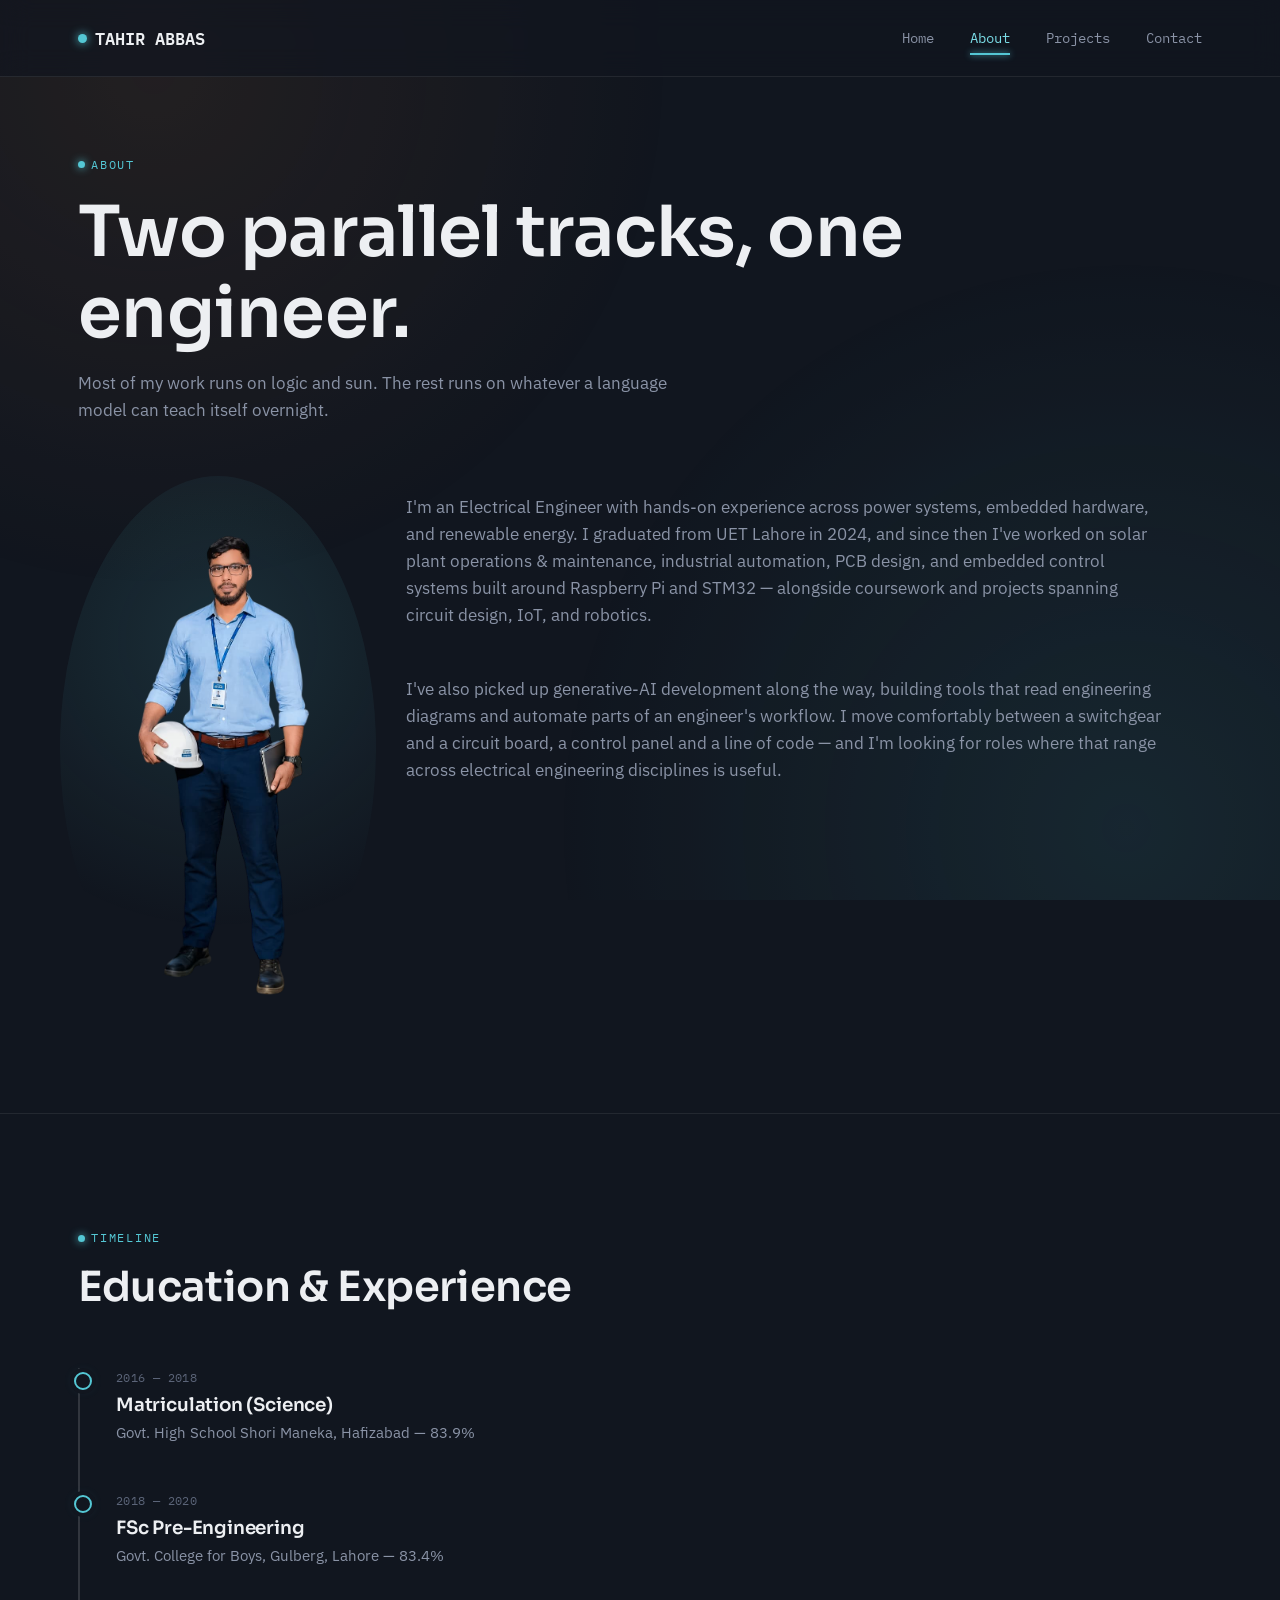
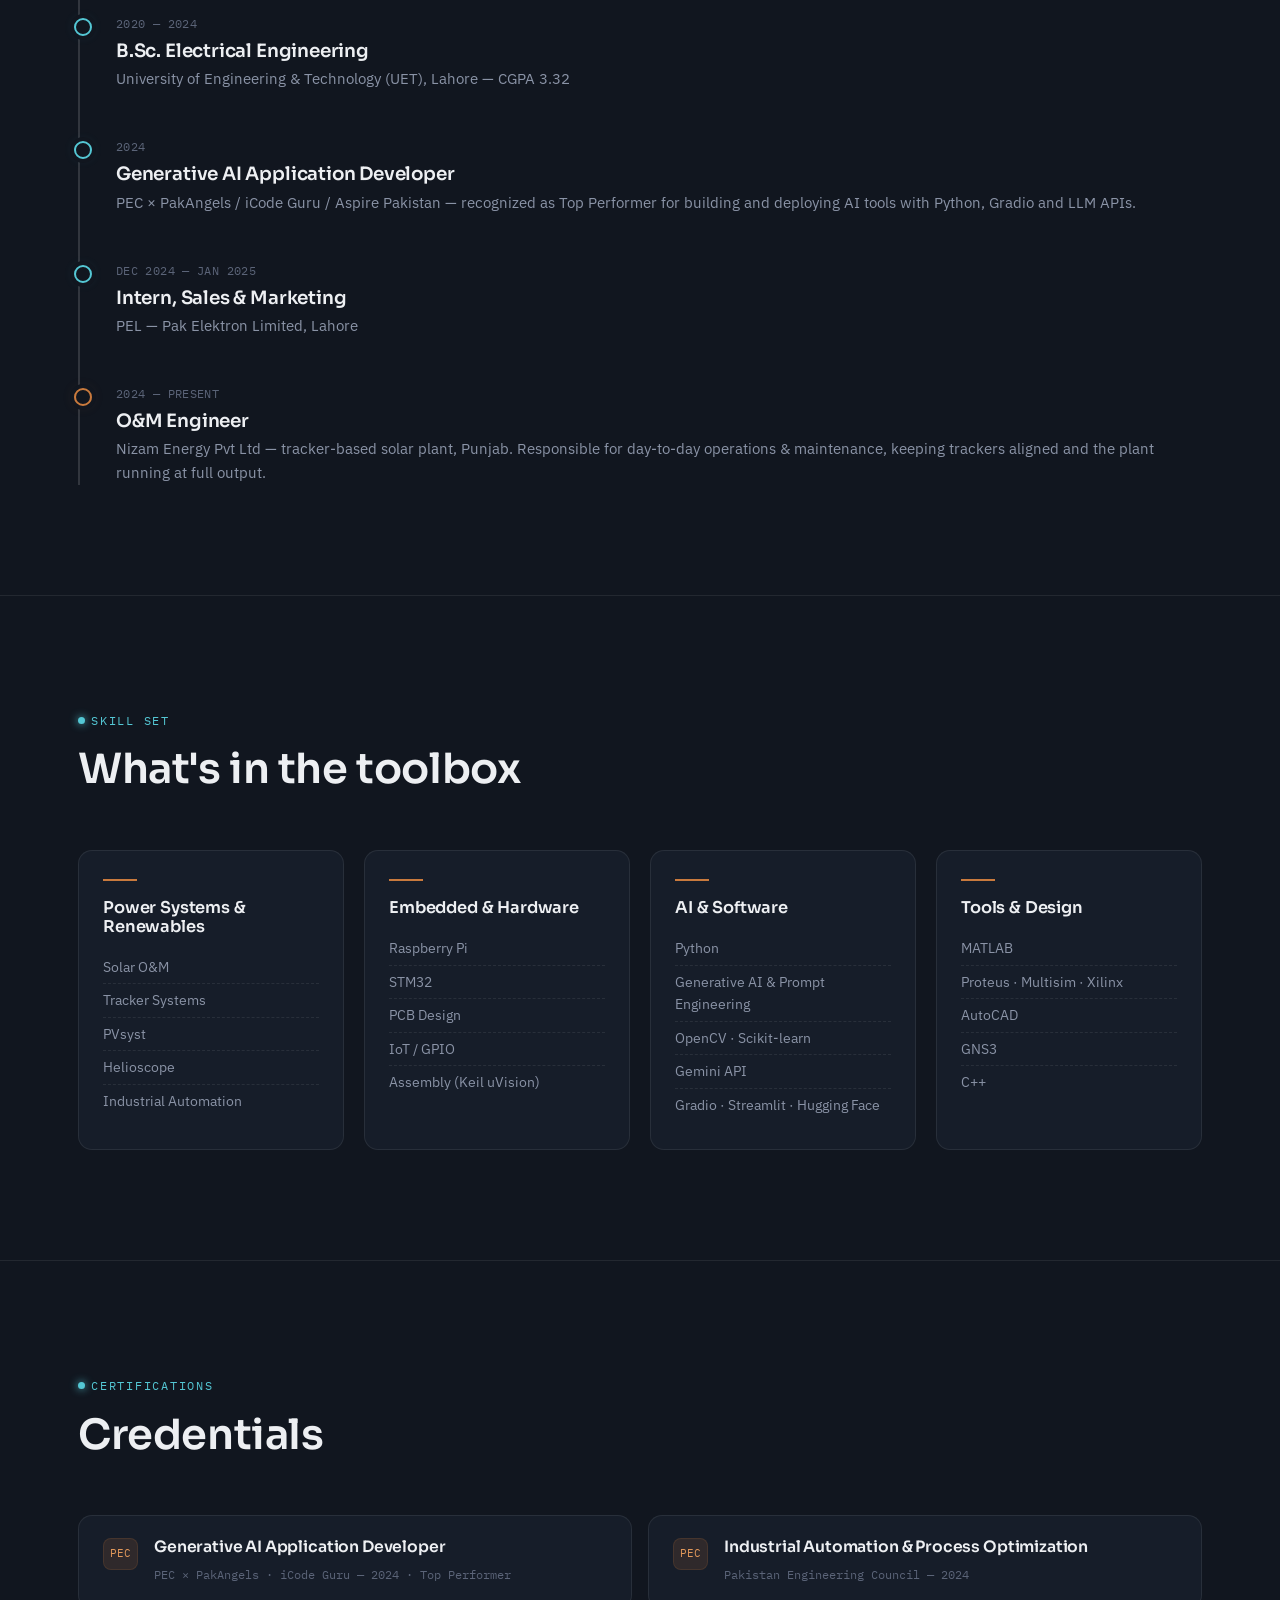
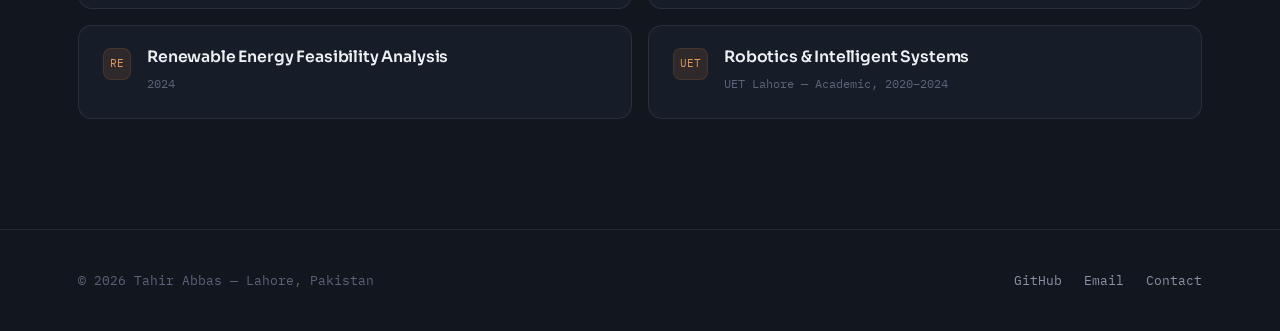
<file: about.html>
<!DOCTYPE html>
<html lang="en">
<head>
<meta charset="UTF-8">
<meta name="viewport" content="width=device-width, initial-scale=1.0">
<title>About — Tahir Abbas</title>
<meta name="description" content="Education, experience and certifications of Tahir Abbas, Electrical Engineer.">
<link rel="icon" href="data:image/svg+xml,%3Csvg xmlns='http://www.w3.org/2000/svg' viewBox='0 0 32 32'%3E%3Crect width='32' height='32' rx='6' fill='%2311161f'/%3E%3Ccircle cx='9' cy='9' r='3' fill='%2354c7d4'/%3E%3Ccircle cx='23' cy='23' r='3' fill='%23c97a3d'/%3E%3Cline x1='9' y1='9' x2='23' y2='23' stroke='%233a4252' stroke-width='2'/%3E%3C/svg%3E">
<link rel="preconnect" href="https://fonts.googleapis.com">
<link rel="preconnect" href="https://fonts.gstatic.com" crossorigin>
<link href="https://fonts.googleapis.com/css2?family=Sora:wght@500;600;700&family=IBM+Plex+Sans:wght@400;500;600&family=IBM+Plex+Mono:wght@400;500;600&display=swap" rel="stylesheet">
<link rel="stylesheet" href="css/style.css">
</head>
<body>

<nav class="site-nav">
  <div class="container">
    <a href="index.html" class="brand"><span class="dot"></span>TAHIR ABBAS</a>
    <ul class="nav-links">
      <li><a href="index.html">Home</a></li>
      <li><a href="about.html" class="active">About</a></li>
      <li><a href="projects.html">Projects</a></li>
      <li><a href="contact.html">Contact</a></li>
    </ul>
    <button class="nav-toggle" aria-label="Toggle navigation"><span></span><span></span><span></span></button>
  </div>
</nav>

<header class="page-header">
  <div class="container reveal">
    <span class="eyebrow">About</span>
    <h1>Two parallel tracks, one engineer.</h1>
    <p>Most of my work runs on logic and sun. The rest runs on whatever a language model can teach itself overnight.</p>
  </div>
</header>

<section class="section" style="border-top:none; padding-top:0;">
  <div class="container" style="display:grid; grid-template-columns: 280px 1fr; gap:48px; align-items:start;">
    <div class="reveal" style="position:relative;">
      <div style="position:absolute; inset:-18px; background:radial-gradient(circle at 50% 30%, var(--cyan-soft), transparent 70%); border-radius:50%; z-index:0;"></div>
      <img src="images/profile.png" alt="Tahir Abbas" style="position:relative; z-index:1; width:100%;">
    </div>
    <div class="featured-body reveal" style="padding:0; max-width:760px;">
      <p style="font-size:1.05rem;">I'm an Electrical Engineer with hands-on experience across power systems, embedded hardware, and renewable energy. I graduated from UET Lahore in 2024, and since then I've worked on solar plant operations &amp; maintenance, industrial automation, PCB design, and embedded control systems built around Raspberry Pi and STM32 — alongside coursework and projects spanning circuit design, IoT, and robotics.</p>
      <br>
      <p style="font-size:1.05rem;">I've also picked up generative-AI development along the way, building tools that read engineering diagrams and automate parts of an engineer's workflow. I move comfortably between a switchgear and a circuit board, a control panel and a line of code — and I'm looking for roles where that range across electrical engineering disciplines is useful.</p>
    </div>
  </div>
</section>

<style>
@media (max-width: 720px) {
  section .container[style*="grid-template-columns: 280px"] { grid-template-columns: 1fr !important; }
  section .container[style*="grid-template-columns: 280px"] > div:first-child { max-width: 220px; margin: 0 auto; }
}
</style>

<section class="section">
  <div class="container">
    <div class="section-head reveal">
      <span class="eyebrow">Timeline</span>
      <h2>Education &amp; Experience</h2>
    </div>
    <div class="timeline">

      <div class="t-node reveal">
        <div class="t-meta">2016 — 2018</div>
        <h4>Matriculation (Science)</h4>
        <p>Govt. High School Shori Maneka, Hafizabad — 83.9%</p>
      </div>

      <div class="t-node reveal">
        <div class="t-meta">2018 — 2020</div>
        <h4>FSc Pre-Engineering</h4>
        <p>Govt. College for Boys, Gulberg, Lahore — 83.4%</p>
      </div>

      <div class="t-node reveal">
        <div class="t-meta">2020 — 2024</div>
        <h4>B.Sc. Electrical Engineering</h4>
        <p>University of Engineering &amp; Technology (UET), Lahore — CGPA 3.32</p>
      </div>

      <div class="t-node reveal">
        <div class="t-meta">2024</div>
        <h4>Generative AI Application Developer</h4>
        <p>PEC × PakAngels / iCode Guru / Aspire Pakistan — recognized as Top Performer for building and deploying AI tools with Python, Gradio and LLM APIs.</p>
      </div>

      <div class="t-node reveal">
        <div class="t-meta">Dec 2024 — Jan 2025</div>
        <h4>Intern, Sales &amp; Marketing</h4>
        <p>PEL — Pak Elektron Limited, Lahore</p>
      </div>

      <div class="t-node is-current reveal">
        <div class="t-meta">2024 — Present</div>
        <h4>O&amp;M Engineer</h4>
        <p>Nizam Energy Pvt Ltd — tracker-based solar plant, Punjab. Responsible for day-to-day operations &amp; maintenance, keeping trackers aligned and the plant running at full output.</p>
      </div>

    </div>
  </div>
</section>

<section class="section">
  <div class="container">
    <div class="section-head reveal">
      <span class="eyebrow">Skill Set</span>
      <h2>What's in the toolbox</h2>
    </div>
    <div class="skill-grid">
      <div class="skill-panel reveal">
        <div class="icon-line"></div>
        <h4>Power Systems &amp; Renewables</h4>
        <ul>
          <li>Solar O&amp;M</li>
          <li>Tracker Systems</li>
          <li>PVsyst</li>
          <li>Helioscope</li>
          <li>Industrial Automation</li>
        </ul>
      </div>
      <div class="skill-panel reveal">
        <div class="icon-line"></div>
        <h4>Embedded &amp; Hardware</h4>
        <ul>
          <li>Raspberry Pi</li>
          <li>STM32</li>
          <li>PCB Design</li>
          <li>IoT / GPIO</li>
          <li>Assembly (Keil uVision)</li>
        </ul>
      </div>
      <div class="skill-panel reveal">
        <div class="icon-line"></div>
        <h4>AI &amp; Software</h4>
        <ul>
          <li>Python</li>
          <li>Generative AI &amp; Prompt Engineering</li>
          <li>OpenCV · Scikit-learn</li>
          <li>Gemini API</li>
          <li>Gradio · Streamlit · Hugging Face</li>
        </ul>
      </div>
      <div class="skill-panel reveal">
        <div class="icon-line"></div>
        <h4>Tools &amp; Design</h4>
        <ul>
          <li>MATLAB</li>
          <li>Proteus · Multisim · Xilinx</li>
          <li>AutoCAD</li>
          <li>GNS3</li>
          <li>C++</li>
        </ul>
      </div>
    </div>
  </div>
</section>

<section class="section">
  <div class="container">
    <div class="section-head reveal">
      <span class="eyebrow">Certifications</span>
      <h2>Credentials</h2>
    </div>
    <div class="cert-row reveal">
      <div class="cert-card">
        <div class="cert-mark">PEC</div>
        <div>
          <h4>Generative AI Application Developer</h4>
          <span>PEC × PakAngels · iCode Guru — 2024 · Top Performer</span>
        </div>
      </div>
      <div class="cert-card">
        <div class="cert-mark">PEC</div>
        <div>
          <h4>Industrial Automation &amp; Process Optimization</h4>
          <span>Pakistan Engineering Council — 2024</span>
        </div>
      </div>
      <div class="cert-card">
        <div class="cert-mark">RE</div>
        <div>
          <h4>Renewable Energy Feasibility Analysis</h4>
          <span>2024</span>
        </div>
      </div>
      <div class="cert-card">
        <div class="cert-mark">UET</div>
        <div>
          <h4>Robotics &amp; Intelligent Systems</h4>
          <span>UET Lahore — Academic, 2020–2024</span>
        </div>
      </div>
    </div>
  </div>
</section>

<footer>
  <div class="container">
    <p>© 2026 Tahir Abbas — Lahore, Pakistan</p>
    <div class="footer-links">
      <a href="https://github.com/ee-tahirabbas" target="_blank" rel="noopener">GitHub</a>
      <a href="https://mail.google.com/mail/?view=cm&fs=1&to=ee.tahirabbas@gmail.com" target="_blank" rel="noopener">Email</a>
      <a href="contact.html">Contact</a>
    </div>
  </div>
</footer>

<script src="js/main.js"></script>
</body>
</html>
</file>
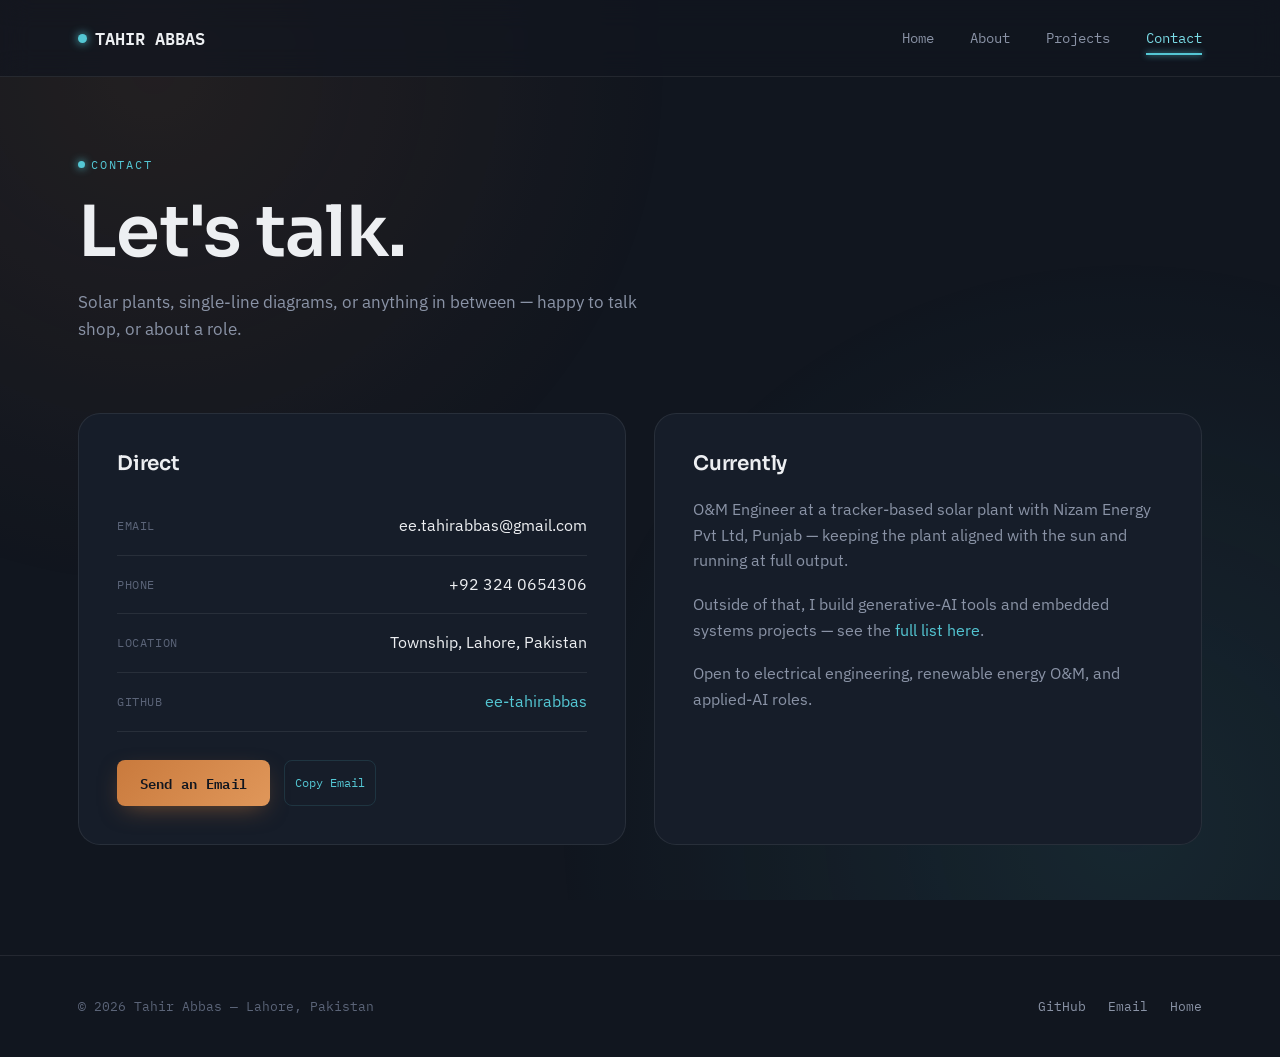
<file: contact.html>
<!DOCTYPE html>
<html lang="en">
<head>
<meta charset="UTF-8">
<meta name="viewport" content="width=device-width, initial-scale=1.0">
<title>Contact — Tahir Abbas</title>
<meta name="description" content="Get in touch with Tahir Abbas — Electrical Engineer.">
<link rel="icon" href="data:image/svg+xml,%3Csvg xmlns='http://www.w3.org/2000/svg' viewBox='0 0 32 32'%3E%3Crect width='32' height='32' rx='6' fill='%2311161f'/%3E%3Ccircle cx='9' cy='9' r='3' fill='%2354c7d4'/%3E%3Ccircle cx='23' cy='23' r='3' fill='%23c97a3d'/%3E%3Cline x1='9' y1='9' x2='23' y2='23' stroke='%233a4252' stroke-width='2'/%3E%3C/svg%3E">
<link rel="preconnect" href="https://fonts.googleapis.com">
<link rel="preconnect" href="https://fonts.gstatic.com" crossorigin>
<link href="https://fonts.googleapis.com/css2?family=Sora:wght@500;600;700&family=IBM+Plex+Sans:wght@400;500;600&family=IBM+Plex+Mono:wght@400;500;600&display=swap" rel="stylesheet">
<link rel="stylesheet" href="css/style.css">
</head>
<body>

<nav class="site-nav">
  <div class="container">
    <a href="index.html" class="brand"><span class="dot"></span>TAHIR ABBAS</a>
    <ul class="nav-links">
      <li><a href="index.html">Home</a></li>
      <li><a href="about.html">About</a></li>
      <li><a href="projects.html">Projects</a></li>
      <li><a href="contact.html" class="active">Contact</a></li>
    </ul>
    <button class="nav-toggle" aria-label="Toggle navigation"><span></span><span></span><span></span></button>
  </div>
</nav>

<header class="page-header">
  <div class="container reveal">
    <span class="eyebrow">Contact</span>
    <h1>Let's talk.</h1>
    <p>Solar plants, single-line diagrams, or anything in between — happy to talk shop, or about a role.</p>
  </div>
</header>

<section class="section" style="border-top:none; padding-top:0;">
  <div class="container">
    <div class="contact-grid">

      <div class="contact-card reveal">
        <h3 style="margin-bottom:22px;">Direct</h3>
        <div class="contact-row">
          <span class="k">Email</span>
          <span class="v">ee.tahirabbas@gmail.com</span>
        </div>
        <div class="contact-row">
          <span class="k">Phone</span>
          <span class="v">+92 324 0654306</span>
        </div>
        <div class="contact-row">
          <span class="k">Location</span>
          <span class="v">Township, Lahore, Pakistan</span>
        </div>
        <div class="contact-row">
          <span class="k">GitHub</span>
          <span class="v"><a href="https://github.com/ee-tahirabbas" target="_blank" rel="noopener" style="color:var(--cyan);">ee-tahirabbas</a></span>
        </div>
        <div class="btn-row" style="margin-top:28px;">
          <a href="https://mail.google.com/mail/?view=cm&fs=1&to=ee.tahirabbas@gmail.com" class="btn btn-primary" target="_blank" rel="noopener">Send an Email</a>
          <button class="copy-btn" data-copy="ee.tahirabbas@gmail.com">Copy Email</button>
        </div>
      </div>

      <div class="contact-card reveal">
        <h3 style="margin-bottom:22px;">Currently</h3>
        <p style="margin-bottom:18px;">O&amp;M Engineer at a tracker-based solar plant with Nizam Energy Pvt Ltd, Punjab — keeping the plant aligned with the sun and running at full output.</p>
        <p style="margin-bottom:18px;">Outside of that, I build generative-AI tools and embedded systems projects — see the <a href="projects.html" style="color:var(--cyan);">full list here</a>.</p>
        <p>Open to electrical engineering, renewable energy O&amp;M, and applied-AI roles.</p>
      </div>

    </div>
  </div>
</section>

<footer>
  <div class="container">
    <p>© 2026 Tahir Abbas — Lahore, Pakistan</p>
    <div class="footer-links">
      <a href="https://github.com/ee-tahirabbas" target="_blank" rel="noopener">GitHub</a>
      <a href="https://mail.google.com/mail/?view=cm&fs=1&to=ee.tahirabbas@gmail.com" target="_blank" rel="noopener">Email</a>
      <a href="index.html">Home</a>
    </div>
  </div>
</footer>

<script src="js/main.js"></script>
</body>
</html>
</file>
<file: css/style.css>
/* ============================================================
   Tahir Abbas — Portfolio
   Design language: "single-line diagram" — substation night,
   copper wire, oscilloscope cyan. See README for rationale.
   ============================================================ */

/* ---------- Tokens ---------- */
:root {
  --bg: #11161f;
  --bg-soft: #0d1117;
  --panel: #161d29;
  --panel-2: #1c2433;
  --hairline: rgba(255, 255, 255, 0.08);
  --hairline-strong: rgba(255, 255, 255, 0.14);

  --text: #edeff2;
  --text-muted: #8a93a6;
  --text-faint: #5b6478;

  --copper: #c97a3d;
  --copper-bright: #e0975a;
  --copper-soft: rgba(201, 122, 61, 0.14);

  --cyan: #54c7d4;
  --cyan-bright: #7adce6;
  --cyan-soft: rgba(84, 199, 212, 0.14);

  --live: #5fbf7a;

  --radius-s: 8px;
  --radius-m: 14px;
  --radius-l: 22px;

  --font-display: "Sora", "IBM Plex Sans", sans-serif;
  --font-body: "IBM Plex Sans", sans-serif;
  --font-mono: "IBM Plex Mono", monospace;

  --container: 1180px;
  --ease: cubic-bezier(0.22, 1, 0.36, 1);
}

/* ---------- Reset ---------- */
* { margin: 0; padding: 0; box-sizing: border-box; }

html { scroll-behavior: smooth; }

body {
  background: var(--bg);
  color: var(--text);
  font-family: var(--font-body);
  font-size: 16px;
  line-height: 1.6;
  -webkit-font-smoothing: antialiased;
  overflow-x: hidden;
}

/* subtle current-flow texture across the whole page */
body::before {
  content: "";
  position: fixed;
  inset: 0;
  pointer-events: none;
  z-index: 0;
  background-image:
    radial-gradient(circle at 12% 8%, var(--copper-soft), transparent 38%),
    radial-gradient(circle at 88% 92%, var(--cyan-soft), transparent 42%);
  opacity: 0.7;
}

img { max-width: 100%; display: block; }
a { color: inherit; text-decoration: none; }
ul { list-style: none; }
button { font-family: inherit; cursor: pointer; border: none; background: none; color: inherit; }

h1, h2, h3, h4 {
  font-family: var(--font-display);
  font-weight: 600;
  letter-spacing: -0.01em;
  line-height: 1.15;
}

h1 { font-size: clamp(2.4rem, 6vw, 4.4rem); }
h2 { font-size: clamp(1.8rem, 3.6vw, 2.6rem); }
h3 { font-size: 1.25rem; }

p { color: var(--text-muted); }

.eyebrow {
  font-family: var(--font-mono);
  font-size: 0.78rem;
  letter-spacing: 0.14em;
  text-transform: uppercase;
  color: var(--cyan);
  display: inline-flex;
  align-items: center;
  gap: 0.5em;
}
.eyebrow::before {
  content: "";
  width: 7px;
  height: 7px;
  border-radius: 50%;
  background: var(--cyan);
  box-shadow: 0 0 8px var(--cyan);
}

.container {
  width: 100%;
  max-width: var(--container);
  margin: 0 auto;
  padding: 0 28px;
}

section { position: relative; z-index: 1; }

/* ---------- Buttons ---------- */
.btn {
  font-family: var(--font-mono);
  font-size: 0.88rem;
  letter-spacing: 0.02em;
  padding: 0.85em 1.6em;
  border-radius: var(--radius-s);
  display: inline-flex;
  align-items: center;
  gap: 0.6em;
  transition: transform 0.25s var(--ease), box-shadow 0.25s var(--ease), background 0.25s var(--ease), border-color .25s var(--ease);
  white-space: nowrap;
}
.btn-primary {
  background: linear-gradient(135deg, var(--copper) 0%, var(--copper-bright) 100%);
  color: #11161f;
  font-weight: 600;
  box-shadow: 0 8px 24px -8px rgba(201, 122, 61, 0.55);
}
.btn-primary:hover { transform: translateY(-2px); box-shadow: 0 14px 30px -10px rgba(201, 122, 61, 0.65); }

.btn-ghost {
  border: 1px solid var(--hairline-strong);
  color: var(--text);
}
.btn-ghost:hover { border-color: var(--cyan); color: var(--cyan-bright); transform: translateY(-2px); }

.btn-row { display: flex; gap: 14px; flex-wrap: wrap; }

/* ---------- Nav ---------- */
.site-nav {
  position: fixed;
  top: 0; left: 0; right: 0;
  z-index: 100;
  backdrop-filter: blur(14px);
  background: rgba(17, 22, 31, 0.72);
  border-bottom: 1px solid var(--hairline);
}
.site-nav .container {
  display: flex;
  align-items: center;
  justify-content: space-between;
  height: 76px;
}
.brand {
  font-family: var(--font-mono);
  font-size: 1.05rem;
  font-weight: 600;
  display: flex;
  align-items: center;
  gap: 8px;
}
.brand .dot {
  width: 9px; height: 9px; border-radius: 50%;
  background: var(--cyan);
  box-shadow: 0 0 10px var(--cyan);
}
.nav-links {
  display: flex;
  gap: 36px;
  font-family: var(--font-mono);
  font-size: 0.86rem;
}
.nav-links a {
  position: relative;
  color: var(--text-muted);
  padding: 6px 0;
  transition: color 0.2s;
}
.nav-links a::after {
  content: "";
  position: absolute;
  left: 0; bottom: -2px;
  width: 0%; height: 1.5px;
  background: var(--cyan);
  box-shadow: 0 0 6px var(--cyan);
  transition: width 0.3s var(--ease);
}
.nav-links a:hover { color: var(--text); }
.nav-links a:hover::after { width: 100%; }
.nav-links a.active { color: var(--cyan-bright); }
.nav-links a.active::after { width: 100%; }

.nav-toggle {
  display: none;
  width: 32px; height: 24px;
  position: relative;
}
.nav-toggle span {
  position: absolute; left: 0; right: 0; height: 2px;
  background: var(--text);
  transition: all 0.25s var(--ease);
}
.nav-toggle span:nth-child(1) { top: 0; }
.nav-toggle span:nth-child(2) { top: 11px; }
.nav-toggle span:nth-child(3) { top: 22px; }
.nav-toggle.open span:nth-child(1) { top: 11px; transform: rotate(45deg); }
.nav-toggle.open span:nth-child(2) { opacity: 0; }
.nav-toggle.open span:nth-child(3) { top: 11px; transform: rotate(-45deg); }

/* ---------- Hero ---------- */
.hero {
  position: relative;
  min-height: 92vh;
  display: flex;
  align-items: center;
  padding-top: 76px;
  overflow: hidden;
}
#hero-canvas-wrap {
  position: absolute;
  inset: 0;
  z-index: 0;
}
#hero-canvas-wrap canvas { display: block; width: 100%; height: 100%; }
.hero::after {
  content: "";
  position: absolute;
  inset: 0;
  background: linear-gradient(180deg, rgba(17,22,31,0.1) 0%, rgba(17,22,31,0.55) 65%, var(--bg) 100%);
  z-index: 1;
  pointer-events: none;
}
.hero-inner {
  position: relative;
  z-index: 2;
  max-width: 760px;
}
.hero-inner h1 { margin: 18px 0 18px; }
.hero-inner h1 .accent { color: var(--copper-bright); }
.hero-tagline {
  font-size: 1.15rem;
  max-width: 560px;
  margin-bottom: 34px;
}
.stat-strip {
  display: flex;
  gap: 38px;
  margin-top: 56px;
  flex-wrap: wrap;
}
.stat {
  font-family: var(--font-mono);
}
.stat .num {
  font-size: 1.5rem;
  color: var(--text);
  font-weight: 600;
  display: block;
}
.stat .label {
  font-size: 0.76rem;
  color: var(--text-faint);
  letter-spacing: 0.04em;
  text-transform: uppercase;
}

/* ---------- Sections ---------- */
.section {
  padding: 110px 0;
  border-top: 1px solid var(--hairline);
}
.section-head { max-width: 640px; margin-bottom: 56px; }
.section-head .eyebrow { margin-bottom: 16px; }
.section-head p { margin-top: 16px; font-size: 1.05rem; }

/* ---------- Featured project banner ---------- */
.featured-card {
  display: grid;
  grid-template-columns: 1.1fr 1fr;
  gap: 0;
  background: var(--panel);
  border: 1px solid var(--hairline);
  border-radius: var(--radius-l);
  overflow: hidden;
}
.featured-media {
  position: relative;
  background: var(--panel-2);
  min-height: 320px;
}
.featured-media img { width: 100%; height: 100%; object-fit: contain; }
.featured-body {
  padding: 48px;
  display: flex;
  flex-direction: column;
  justify-content: center;
}
.status-pill {
  display: inline-flex;
  align-items: center;
  gap: 7px;
  font-family: var(--font-mono);
  font-size: 0.76rem;
  letter-spacing: 0.06em;
  text-transform: uppercase;
  color: var(--live);
  background: rgba(95, 191, 122, 0.12);
  border: 1px solid rgba(95, 191, 122, 0.3);
  padding: 5px 12px;
  border-radius: 999px;
  width: fit-content;
  margin-bottom: 18px;
}
.status-pill.muted {
  color: var(--text-muted);
  background: rgba(255,255,255,0.04);
  border-color: var(--hairline-strong);
}
.status-pill .dot { width: 6px; height: 6px; border-radius: 50%; background: currentColor; box-shadow: 0 0 6px currentColor; }
.featured-body h3 { font-size: 1.7rem; margin-bottom: 14px; }
.featured-body p { margin-bottom: 22px; }
.tag-row { display: flex; gap: 8px; flex-wrap: wrap; margin-bottom: 26px; }
.tag {
  font-family: var(--font-mono);
  font-size: 0.74rem;
  padding: 5px 11px;
  border-radius: 999px;
  border: 1px solid var(--hairline-strong);
  color: var(--text-muted);
}

/* ---------- Skill panels ---------- */
.skill-grid {
  display: grid;
  grid-template-columns: repeat(4, 1fr);
  gap: 20px;
}
.skill-panel {
  background: var(--panel);
  border: 1px solid var(--hairline);
  border-radius: var(--radius-m);
  padding: 28px 24px;
  transition: border-color 0.3s, transform 0.3s var(--ease);
}
.skill-panel:hover { border-color: var(--cyan); transform: translateY(-4px); }
.skill-panel .icon-line {
  width: 34px; height: 2px; background: var(--copper); margin-bottom: 18px;
}
.skill-panel h4 { font-family: var(--font-display); font-size: 1.02rem; margin-bottom: 14px; }
.skill-panel ul li {
  font-size: 0.88rem;
  color: var(--text-muted);
  padding: 5px 0;
  border-bottom: 1px dashed var(--hairline);
}
.skill-panel ul li:last-child { border-bottom: none; }

/* ---------- Timeline (busbar) ---------- */
.timeline {
  position: relative;
  padding-left: 36px;
  border-left: 2px solid var(--hairline-strong);
}
.t-node {
  position: relative;
  padding-bottom: 46px;
}
.t-node:last-child { padding-bottom: 0; }
.t-node::before {
  content: "";
  position: absolute;
  left: -42px;
  top: 4px;
  width: 14px; height: 14px;
  border-radius: 50%;
  background: var(--bg);
  border: 2px solid var(--cyan);
  box-shadow: 0 0 0 4px var(--bg), 0 0 12px var(--cyan-soft);
}
.t-node.is-current::before { border-color: var(--copper); box-shadow: 0 0 0 4px var(--bg), 0 0 14px var(--copper-soft); }
.t-meta {
  font-family: var(--font-mono);
  font-size: 0.78rem;
  color: var(--text-faint);
  letter-spacing: 0.03em;
  margin-bottom: 6px;
  text-transform: uppercase;
}
.t-node h4 { font-size: 1.15rem; margin-bottom: 6px; }
.t-node p { font-size: 0.94rem; margin: 0; }

/* ---------- Cert badges ---------- */
.cert-row {
  display: grid;
  grid-template-columns: repeat(2, 1fr);
  gap: 16px;
}
.cert-card {
  background: var(--panel);
  border: 1px solid var(--hairline);
  border-radius: var(--radius-m);
  padding: 22px 24px;
  display: flex;
  gap: 16px;
  align-items: flex-start;
}
.cert-mark {
  font-family: var(--font-mono);
  font-size: 0.7rem;
  color: var(--copper-bright);
  border: 1px solid var(--copper-soft);
  background: var(--copper-soft);
  padding: 6px;
  border-radius: var(--radius-s);
  flex-shrink: 0;
}
.cert-card h4 { font-size: 0.98rem; margin-bottom: 4px; }
.cert-card span { font-family: var(--font-mono); font-size: 0.76rem; color: var(--text-faint); }

/* ---------- Project cards ---------- */
.project-grid {
  display: grid;
  grid-template-columns: repeat(3, 1fr);
  gap: 24px;
}
.project-card {
  background: var(--panel);
  border: 1px solid var(--hairline);
  border-radius: var(--radius-m);
  overflow: hidden;
  transition: border-color 0.3s, box-shadow 0.3s;
  transform-style: preserve-3d;
  will-change: transform;
}
.project-card:hover { border-color: var(--hairline-strong); box-shadow: 0 24px 48px -24px rgba(0,0,0,0.6); }
.project-media { aspect-ratio: 16/10; background: var(--panel-2); overflow: hidden; }
.project-media img { width: 100%; height: 100%; object-fit: contain; transition: transform 0.5s var(--ease); }
.project-card:hover .project-media img { transform: scale(1.06); }
.project-body { padding: 22px 22px 26px; }
.project-body h4 { font-size: 1.08rem; margin: 10px 0 8px; }
.project-body p { font-size: 0.9rem; margin-bottom: 16px; }
.project-links { display: flex; gap: 16px; font-family: var(--font-mono); font-size: 0.8rem; }
.project-links a { color: var(--cyan); border-bottom: 1px solid transparent; }
.project-links a:hover { border-bottom-color: var(--cyan); }
.tag-row.small .tag { font-size: 0.68rem; padding: 3px 9px; }

/* ---------- Contact ---------- */
.contact-grid {
  display: grid;
  grid-template-columns: 1fr 1fr;
  gap: 28px;
}
.contact-card {
  background: var(--panel);
  border: 1px solid var(--hairline);
  border-radius: var(--radius-l);
  padding: 38px;
}
.contact-row {
  display: flex;
  align-items: center;
  justify-content: space-between;
  padding: 16px 0;
  border-bottom: 1px solid var(--hairline);
}
.contact-row:last-child { border-bottom: none; }
.contact-row .k { font-family: var(--font-mono); font-size: 0.78rem; color: var(--text-faint); text-transform: uppercase; letter-spacing: 0.05em; }
.contact-row .v { font-size: 1rem; }
.copy-btn {
  font-family: var(--font-mono);
  font-size: 0.74rem;
  color: var(--cyan);
  border: 1px solid var(--cyan-soft);
  padding: 4px 10px;
  border-radius: var(--radius-s);
  transition: background 0.2s;
}
.copy-btn:hover { background: var(--cyan-soft); }

/* ---------- Footer ---------- */
footer {
  border-top: 1px solid var(--hairline);
  padding: 40px 0;
}
footer .container {
  display: flex;
  justify-content: space-between;
  align-items: center;
  flex-wrap: wrap;
  gap: 16px;
}
footer p { font-size: 0.82rem; font-family: var(--font-mono); color: var(--text-faint); }
.footer-links { display: flex; gap: 22px; font-family: var(--font-mono); font-size: 0.82rem; }
.footer-links a { color: var(--text-muted); }
.footer-links a:hover { color: var(--cyan); }

/* ---------- Reveal animation ---------- */
.reveal {
  opacity: 0;
  transform: translateY(24px);
  transition: opacity 0.7s var(--ease), transform 0.7s var(--ease);
}
.reveal.is-visible { opacity: 1; transform: translateY(0); }

/* ---------- Page header (non-home pages) ---------- */
.page-header {
  padding: 150px 0 70px;
}
.page-header .eyebrow { margin-bottom: 18px; }
.page-header p { max-width: 600px; margin-top: 16px; font-size: 1.05rem; }

/* ---------- Responsive ---------- */
@media (max-width: 980px) {
  .skill-grid { grid-template-columns: repeat(2, 1fr); }
  .project-grid { grid-template-columns: repeat(2, 1fr); }
  .featured-card { grid-template-columns: 1fr; }
  .featured-media { min-height: 240px; }
  .contact-grid { grid-template-columns: 1fr; }
}

@media (max-width: 720px) {
  .nav-links { display: none; }
  .nav-toggle { display: block; }
  .site-nav.menu-open .nav-links {
    display: flex;
    position: absolute;
    top: 76px; left: 0; right: 0;
    flex-direction: column;
    background: var(--bg-soft);
    padding: 20px 28px 28px;
    border-bottom: 1px solid var(--hairline);
    gap: 18px;
  }
  .skill-grid { grid-template-columns: 1fr; }
  .project-grid { grid-template-columns: 1fr; }
  .cert-row { grid-template-columns: 1fr; }
  .stat-strip { gap: 26px; }
  .section { padding: 80px 0; }
  .page-header { padding: 130px 0 50px; }
}

/* ---------- Reduced motion ---------- */
@media (prefers-reduced-motion: reduce) {
  * { animation-duration: 0.001ms !important; animation-iteration-count: 1 !important; transition-duration: 0.001ms !important; scroll-behavior: auto !important; }
}

/* ---------- Focus visibility ---------- */
a:focus-visible, button:focus-visible {
  outline: 2px solid var(--cyan);
  outline-offset: 3px;
  border-radius: 4px;
}
</file>
